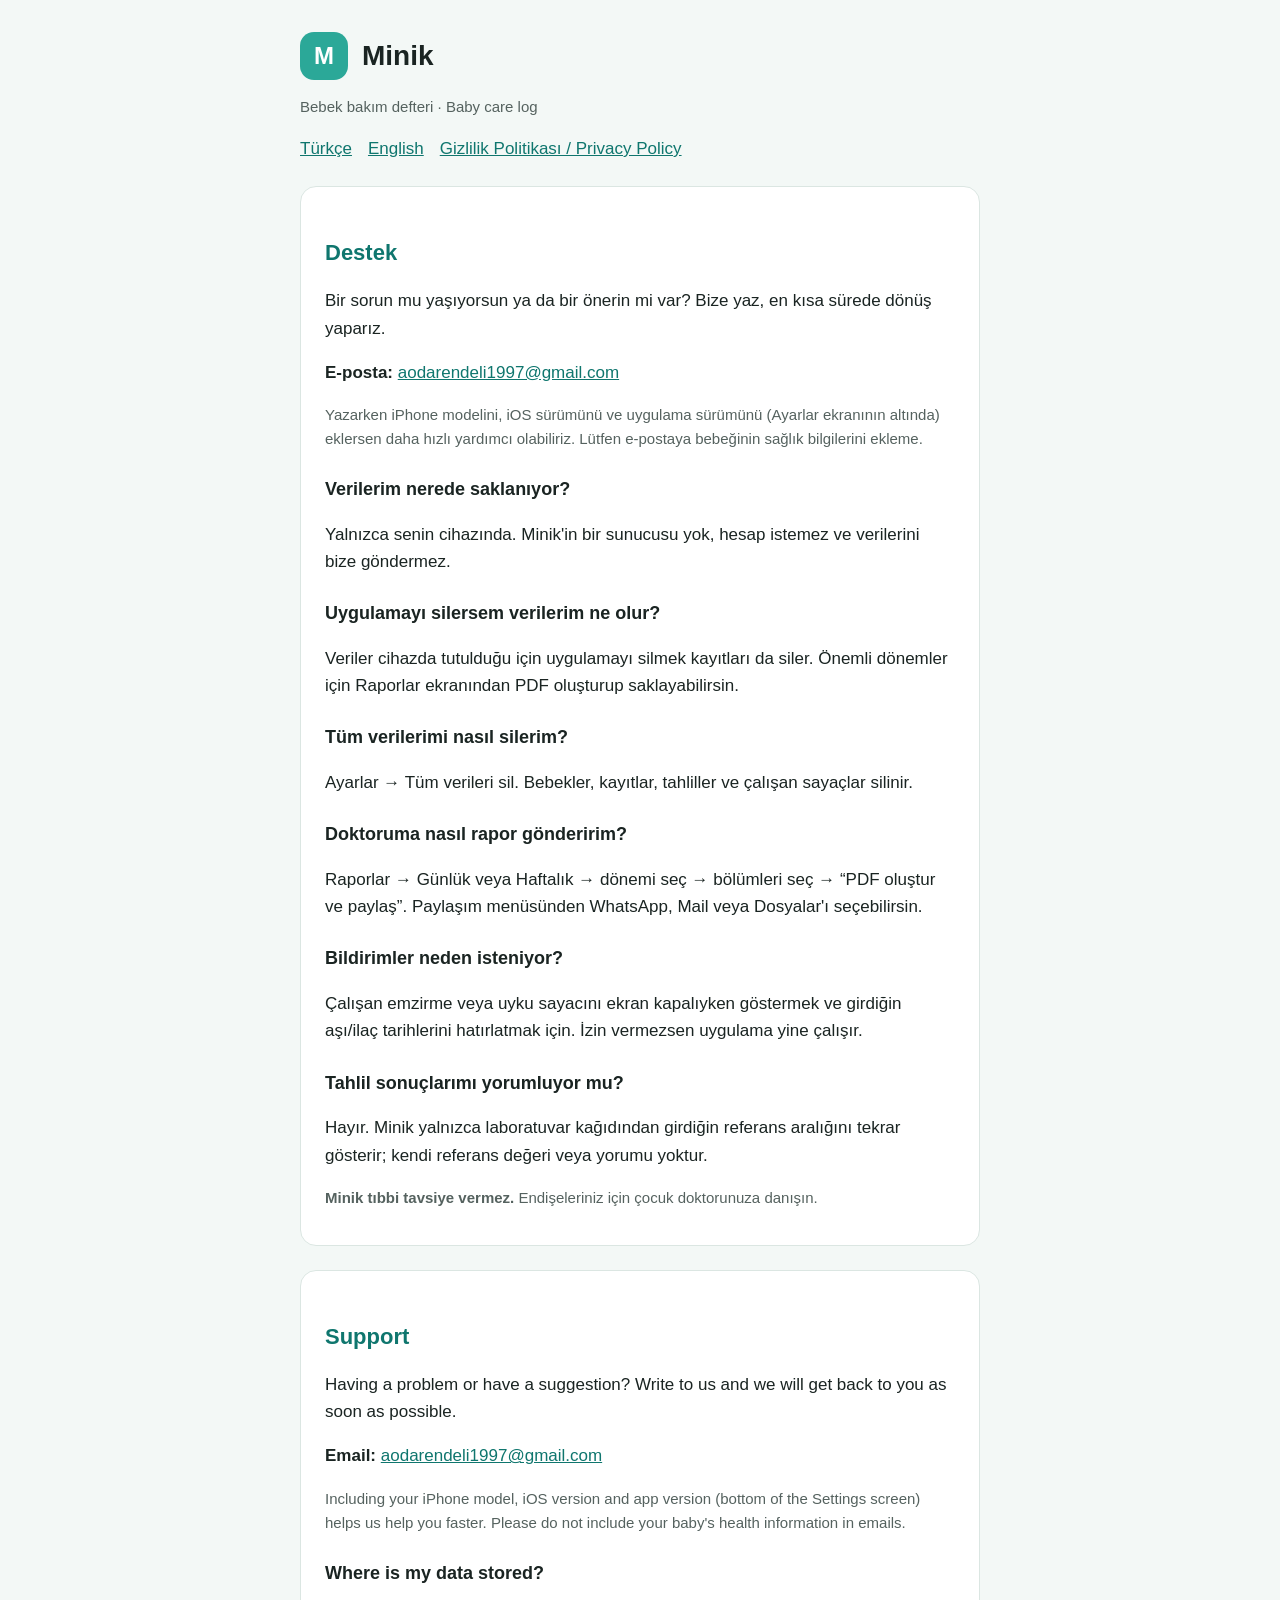
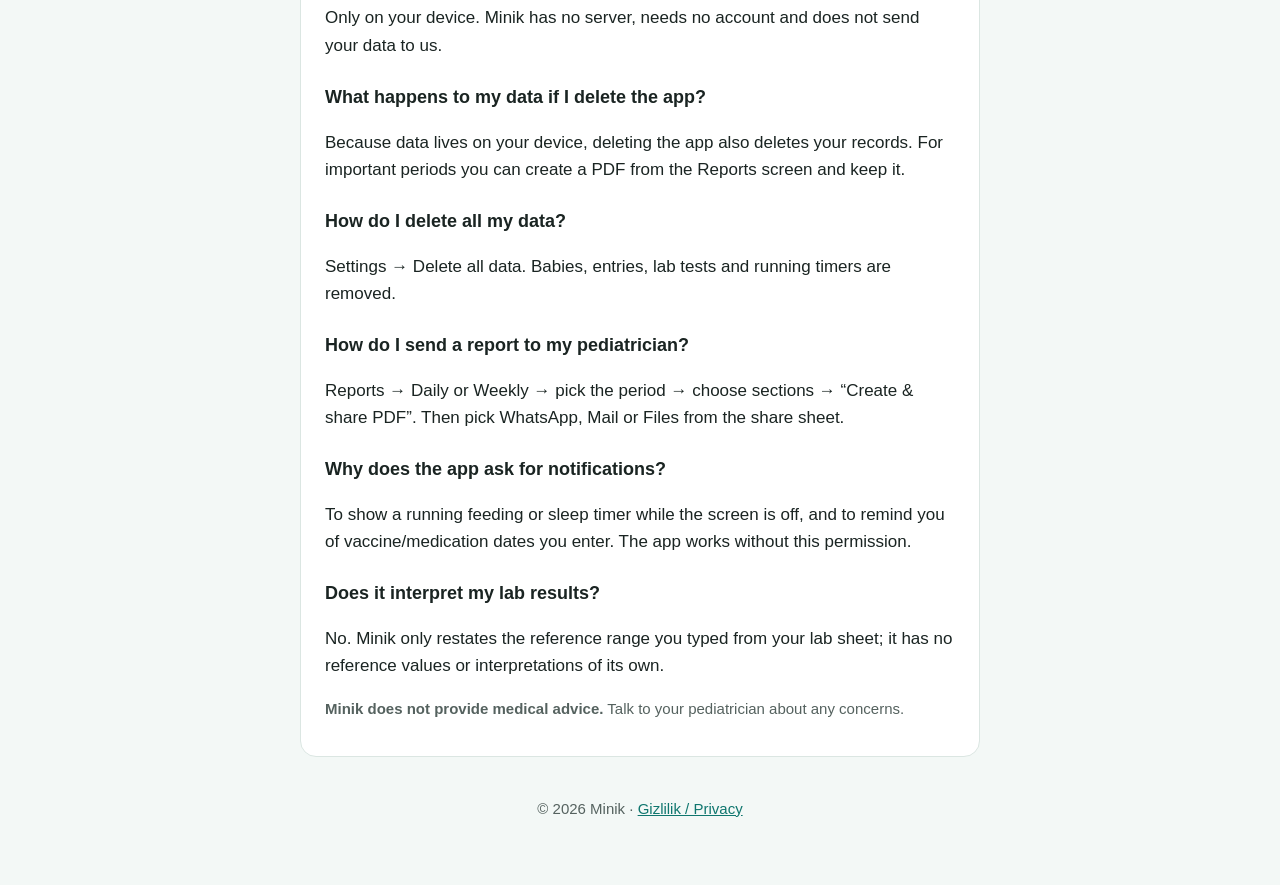
<file: index.html>
<!DOCTYPE html>
<html lang="tr">
<head>
  <meta charset="utf-8">
  <meta name="viewport" content="width=device-width, initial-scale=1">
  <title>Minik — Destek / Support</title>
  <meta name="description" content="Minik bebek bakım defteri destek sayfası. Support page for the Minik baby care log.">
  <link rel="stylesheet" href="style.css">
</head>
<body>
<main>
  <header>
    <div class="mark" aria-hidden="true">M</div>
    <h1>Minik</h1>
  </header>
  <p class="muted">Bebek bakım defteri · Baby care log</p>
  <nav>
    <a href="#tr">Türkçe</a>
    <a href="#en">English</a>
    <a href="privacy.html">Gizlilik Politikası / Privacy Policy</a>
  </nav>

  <section id="tr" lang="tr">
    <h2>Destek</h2>
    <p>Bir sorun mu yaşıyorsun ya da bir önerin mi var? Bize yaz, en kısa sürede dönüş yaparız.</p>
    <p><strong>E-posta:</strong> <a href="mailto:aodarendeli1997@gmail.com?subject=Minik%20Destek">aodarendeli1997@gmail.com</a></p>
    <p class="muted">Yazarken iPhone modelini, iOS sürümünü ve uygulama sürümünü (Ayarlar ekranının altında) eklersen daha hızlı yardımcı olabiliriz. Lütfen e-postaya bebeğinin sağlık bilgilerini ekleme.</p>

    <h3>Verilerim nerede saklanıyor?</h3>
    <p>Yalnızca senin cihazında. Minik'in bir sunucusu yok, hesap istemez ve verilerini bize göndermez.</p>

    <h3>Uygulamayı silersem verilerim ne olur?</h3>
    <p>Veriler cihazda tutulduğu için uygulamayı silmek kayıtları da siler. Önemli dönemler için Raporlar ekranından PDF oluşturup saklayabilirsin.</p>

    <h3>Tüm verilerimi nasıl silerim?</h3>
    <p>Ayarlar → Tüm verileri sil. Bebekler, kayıtlar, tahliller ve çalışan sayaçlar silinir.</p>

    <h3>Doktoruma nasıl rapor gönderirim?</h3>
    <p>Raporlar → Günlük veya Haftalık → dönemi seç → bölümleri seç → “PDF oluştur ve paylaş”. Paylaşım menüsünden WhatsApp, Mail veya Dosyalar'ı seçebilirsin.</p>

    <h3>Bildirimler neden isteniyor?</h3>
    <p>Çalışan emzirme veya uyku sayacını ekran kapalıyken göstermek ve girdiğin aşı/ilaç tarihlerini hatırlatmak için. İzin vermezsen uygulama yine çalışır.</p>

    <h3>Tahlil sonuçlarımı yorumluyor mu?</h3>
    <p>Hayır. Minik yalnızca laboratuvar kağıdından girdiğin referans aralığını tekrar gösterir; kendi referans değeri veya yorumu yoktur.</p>

    <p class="muted"><strong>Minik tıbbi tavsiye vermez.</strong> Endişeleriniz için çocuk doktorunuza danışın.</p>
  </section>

  <section id="en" lang="en">
    <h2>Support</h2>
    <p>Having a problem or have a suggestion? Write to us and we will get back to you as soon as possible.</p>
    <p><strong>Email:</strong> <a href="mailto:aodarendeli1997@gmail.com?subject=Minik%20Support">aodarendeli1997@gmail.com</a></p>
    <p class="muted">Including your iPhone model, iOS version and app version (bottom of the Settings screen) helps us help you faster. Please do not include your baby's health information in emails.</p>

    <h3>Where is my data stored?</h3>
    <p>Only on your device. Minik has no server, needs no account and does not send your data to us.</p>

    <h3>What happens to my data if I delete the app?</h3>
    <p>Because data lives on your device, deleting the app also deletes your records. For important periods you can create a PDF from the Reports screen and keep it.</p>

    <h3>How do I delete all my data?</h3>
    <p>Settings → Delete all data. Babies, entries, lab tests and running timers are removed.</p>

    <h3>How do I send a report to my pediatrician?</h3>
    <p>Reports → Daily or Weekly → pick the period → choose sections → “Create &amp; share PDF”. Then pick WhatsApp, Mail or Files from the share sheet.</p>

    <h3>Why does the app ask for notifications?</h3>
    <p>To show a running feeding or sleep timer while the screen is off, and to remind you of vaccine/medication dates you enter. The app works without this permission.</p>

    <h3>Does it interpret my lab results?</h3>
    <p>No. Minik only restates the reference range you typed from your lab sheet; it has no reference values or interpretations of its own.</p>

    <p class="muted"><strong>Minik does not provide medical advice.</strong> Talk to your pediatrician about any concerns.</p>
  </section>

  <footer class="muted">© 2026 Minik · <a href="privacy.html">Gizlilik / Privacy</a></footer>
</main>
</body>
</html>
</file>
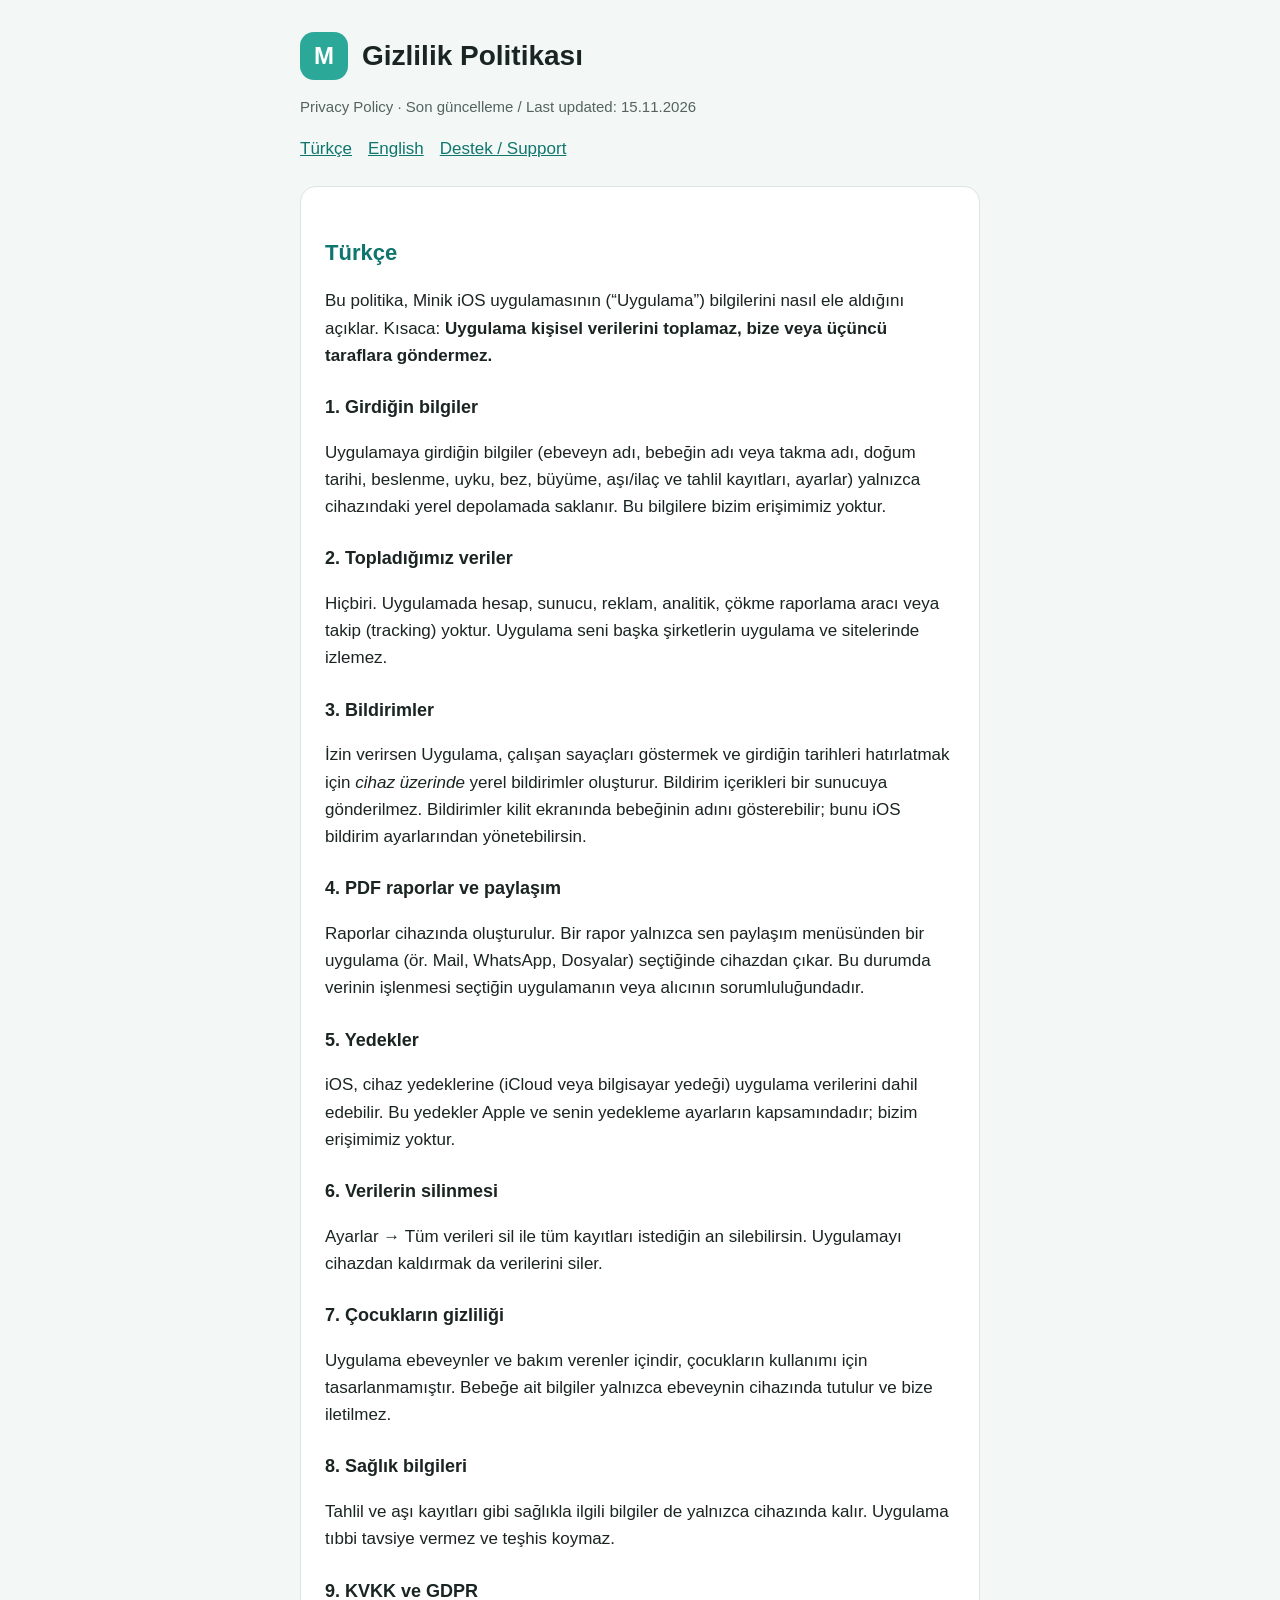
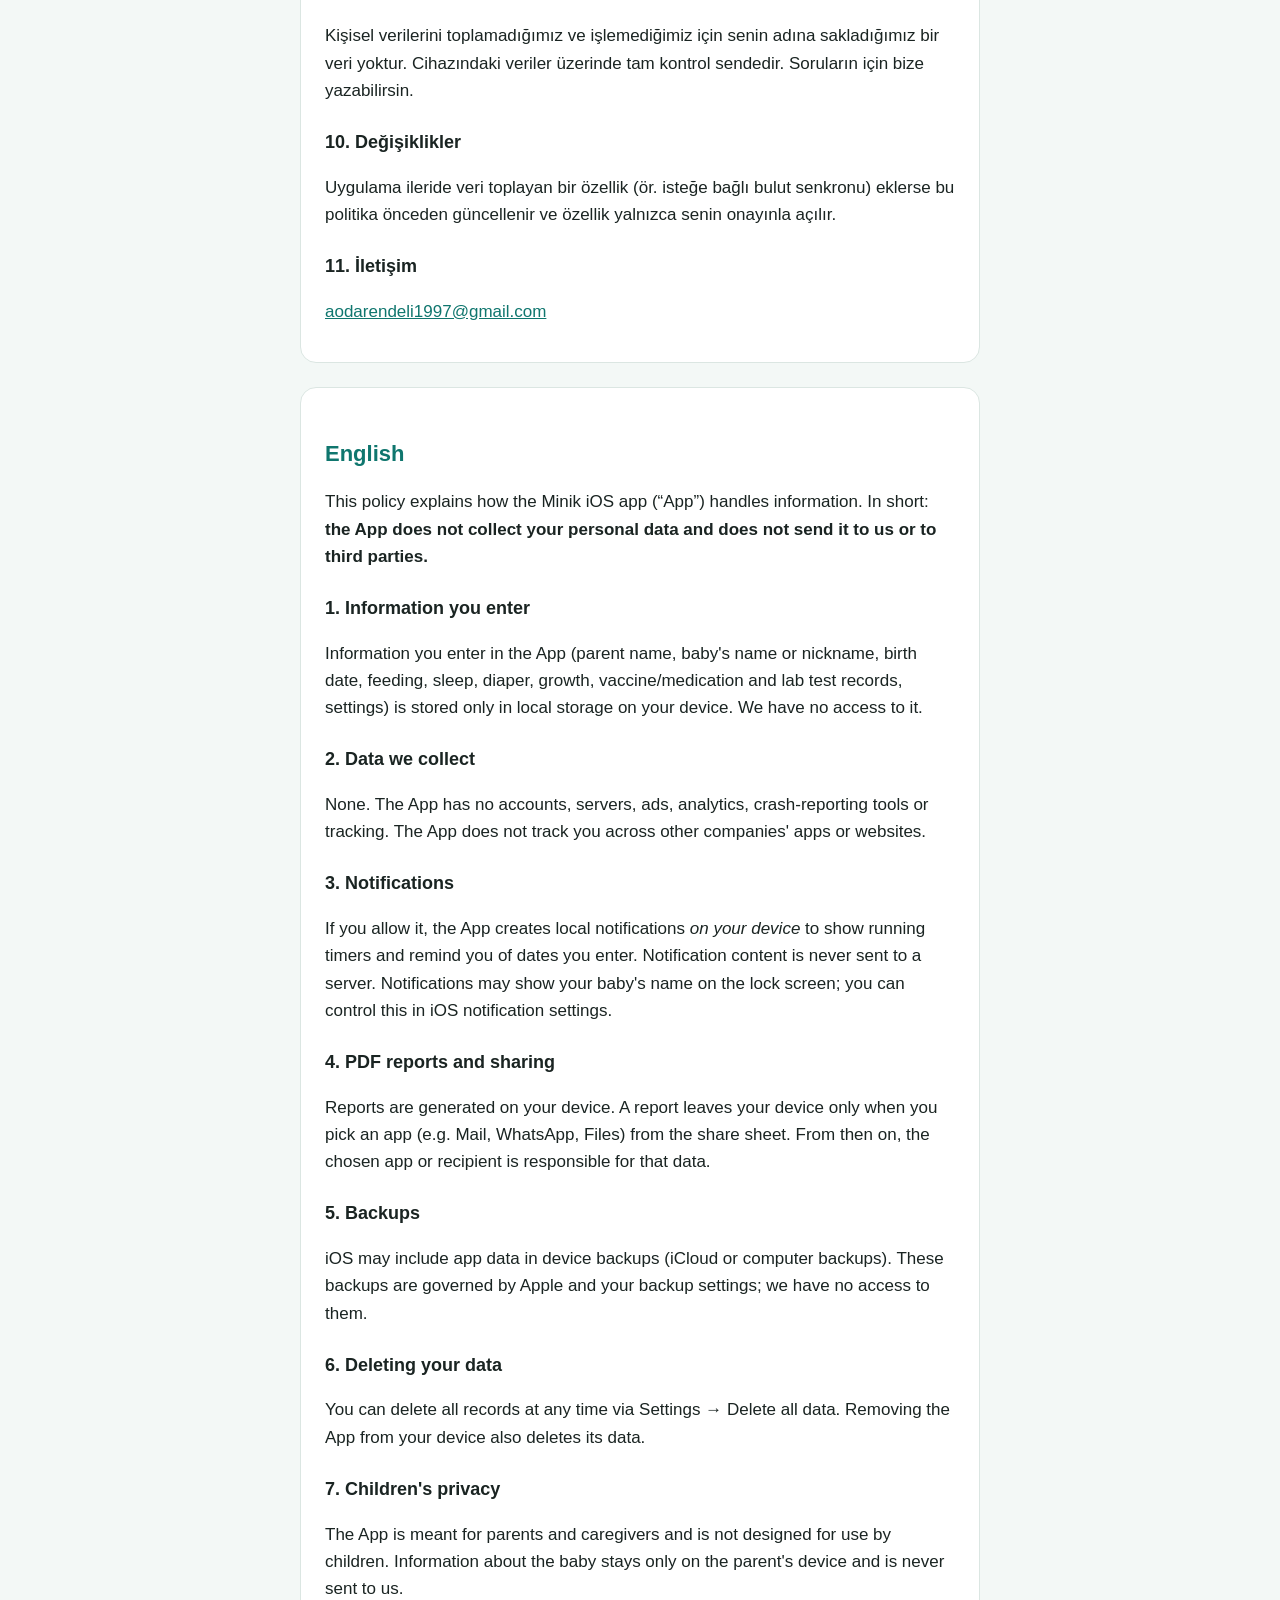
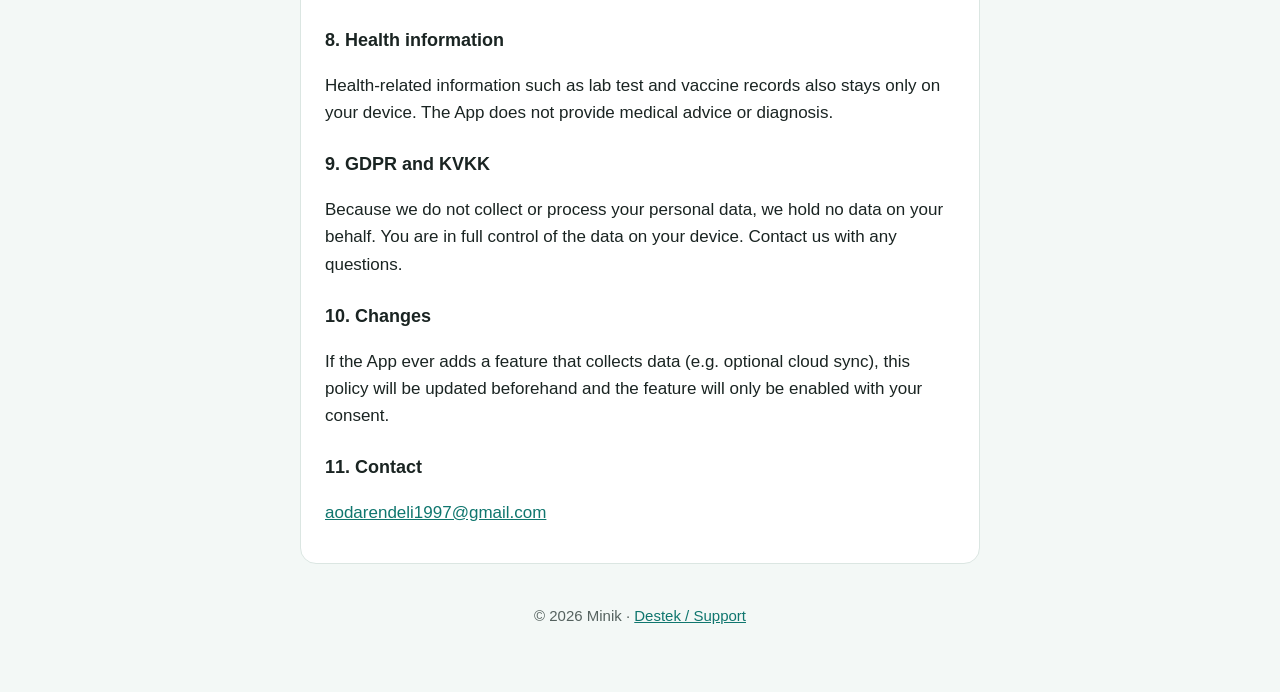
<file: privacy.html>
<!DOCTYPE html>
<html lang="tr">
<head>
  <meta charset="utf-8">
  <meta name="viewport" content="width=device-width, initial-scale=1">
  <title>Minik — Gizlilik Politikası / Privacy Policy</title>
  <meta name="description" content="Minik gizlilik politikası. Minik privacy policy.">
  <link rel="stylesheet" href="style.css">
</head>
<body>
<main>
  <header>
    <div class="mark" aria-hidden="true">M</div>
    <h1>Gizlilik Politikası</h1>
  </header>
  <p class="muted">Privacy Policy · Son güncelleme / Last updated: 15.11.2026</p>
  <nav>
    <a href="#tr">Türkçe</a>
    <a href="#en">English</a>
    <a href="index.html">Destek / Support</a>
  </nav>

  <section id="tr" lang="tr">
    <h2>Türkçe</h2>
    <p>Bu politika, Minik iOS uygulamasının (“Uygulama”) bilgilerini nasıl ele aldığını açıklar. Kısaca: <strong>Uygulama kişisel verilerini toplamaz, bize veya üçüncü taraflara göndermez.</strong></p>

    <h3>1. Girdiğin bilgiler</h3>
    <p>Uygulamaya girdiğin bilgiler (ebeveyn adı, bebeğin adı veya takma adı, doğum tarihi, beslenme, uyku, bez, büyüme, aşı/ilaç ve tahlil kayıtları, ayarlar) yalnızca cihazındaki yerel depolamada saklanır. Bu bilgilere bizim erişimimiz yoktur.</p>

    <h3>2. Topladığımız veriler</h3>
    <p>Hiçbiri. Uygulamada hesap, sunucu, reklam, analitik, çökme raporlama aracı veya takip (tracking) yoktur. Uygulama seni başka şirketlerin uygulama ve sitelerinde izlemez.</p>

    <h3>3. Bildirimler</h3>
    <p>İzin verirsen Uygulama, çalışan sayaçları göstermek ve girdiğin tarihleri hatırlatmak için <em>cihaz üzerinde</em> yerel bildirimler oluşturur. Bildirim içerikleri bir sunucuya gönderilmez. Bildirimler kilit ekranında bebeğinin adını gösterebilir; bunu iOS bildirim ayarlarından yönetebilirsin.</p>

    <h3>4. PDF raporlar ve paylaşım</h3>
    <p>Raporlar cihazında oluşturulur. Bir rapor yalnızca sen paylaşım menüsünden bir uygulama (ör. Mail, WhatsApp, Dosyalar) seçtiğinde cihazdan çıkar. Bu durumda verinin işlenmesi seçtiğin uygulamanın veya alıcının sorumluluğundadır.</p>

    <h3>5. Yedekler</h3>
    <p>iOS, cihaz yedeklerine (iCloud veya bilgisayar yedeği) uygulama verilerini dahil edebilir. Bu yedekler Apple ve senin yedekleme ayarların kapsamındadır; bizim erişimimiz yoktur.</p>

    <h3>6. Verilerin silinmesi</h3>
    <p>Ayarlar → Tüm verileri sil ile tüm kayıtları istediğin an silebilirsin. Uygulamayı cihazdan kaldırmak da verilerini siler.</p>

    <h3>7. Çocukların gizliliği</h3>
    <p>Uygulama ebeveynler ve bakım verenler içindir, çocukların kullanımı için tasarlanmamıştır. Bebeğe ait bilgiler yalnızca ebeveynin cihazında tutulur ve bize iletilmez.</p>

    <h3>8. Sağlık bilgileri</h3>
    <p>Tahlil ve aşı kayıtları gibi sağlıkla ilgili bilgiler de yalnızca cihazında kalır. Uygulama tıbbi tavsiye vermez ve teşhis koymaz.</p>

    <h3>9. KVKK ve GDPR</h3>
    <p>Kişisel verilerini toplamadığımız ve işlemediğimiz için senin adına sakladığımız bir veri yoktur. Cihazındaki veriler üzerinde tam kontrol sendedir. Soruların için bize yazabilirsin.</p>

    <h3>10. Değişiklikler</h3>
    <p>Uygulama ileride veri toplayan bir özellik (ör. isteğe bağlı bulut senkronu) eklerse bu politika önceden güncellenir ve özellik yalnızca senin onayınla açılır.</p>

    <h3>11. İletişim</h3>
    <p><a href="mailto:aodarendeli1997@gmail.com?subject=Minik%20Gizlilik">aodarendeli1997@gmail.com</a></p>
  </section>

  <section id="en" lang="en">
    <h2>English</h2>
    <p>This policy explains how the Minik iOS app (“App”) handles information. In short: <strong>the App does not collect your personal data and does not send it to us or to third parties.</strong></p>

    <h3>1. Information you enter</h3>
    <p>Information you enter in the App (parent name, baby's name or nickname, birth date, feeding, sleep, diaper, growth, vaccine/medication and lab test records, settings) is stored only in local storage on your device. We have no access to it.</p>

    <h3>2. Data we collect</h3>
    <p>None. The App has no accounts, servers, ads, analytics, crash-reporting tools or tracking. The App does not track you across other companies' apps or websites.</p>

    <h3>3. Notifications</h3>
    <p>If you allow it, the App creates local notifications <em>on your device</em> to show running timers and remind you of dates you enter. Notification content is never sent to a server. Notifications may show your baby's name on the lock screen; you can control this in iOS notification settings.</p>

    <h3>4. PDF reports and sharing</h3>
    <p>Reports are generated on your device. A report leaves your device only when you pick an app (e.g. Mail, WhatsApp, Files) from the share sheet. From then on, the chosen app or recipient is responsible for that data.</p>

    <h3>5. Backups</h3>
    <p>iOS may include app data in device backups (iCloud or computer backups). These backups are governed by Apple and your backup settings; we have no access to them.</p>

    <h3>6. Deleting your data</h3>
    <p>You can delete all records at any time via Settings → Delete all data. Removing the App from your device also deletes its data.</p>

    <h3>7. Children's privacy</h3>
    <p>The App is meant for parents and caregivers and is not designed for use by children. Information about the baby stays only on the parent's device and is never sent to us.</p>

    <h3>8. Health information</h3>
    <p>Health-related information such as lab test and vaccine records also stays only on your device. The App does not provide medical advice or diagnosis.</p>

    <h3>9. GDPR and KVKK</h3>
    <p>Because we do not collect or process your personal data, we hold no data on your behalf. You are in full control of the data on your device. Contact us with any questions.</p>

    <h3>10. Changes</h3>
    <p>If the App ever adds a feature that collects data (e.g. optional cloud sync), this policy will be updated beforehand and the feature will only be enabled with your consent.</p>

    <h3>11. Contact</h3>
    <p><a href="mailto:aodarendeli1997@gmail.com?subject=Minik%20Privacy">aodarendeli1997@gmail.com</a></p>
  </section>

  <footer class="muted">© 2026 Minik · <a href="index.html">Destek / Support</a></footer>
</main>
</body>
</html>
</file>
<file: style.css>
:root {
  --bg: #f3f8f6;
  --card: #ffffff;
  --text: #1a2422;
  --muted: #55625f;
  --brand: #0f766e;
  --line: #dbe6e2;
  color-scheme: light dark;
}
@media (prefers-color-scheme: dark) {
  :root {
    --bg: #0f1413;
    --card: #182120;
    --text: #e6eeec;
    --muted: #9fb0ac;
    --brand: #5fd3c2;
    --line: #26322f;
  }
}
* { box-sizing: border-box; }
body {
  margin: 0;
  font: 17px/1.6 -apple-system, BlinkMacSystemFont, "Segoe UI", Roboto, sans-serif;
  background: var(--bg);
  color: var(--text);
}
main { max-width: 720px; margin: 0 auto; padding: 32px 20px 64px; }
header { display: flex; align-items: center; gap: 14px; margin-bottom: 8px; }
.mark {
  width: 48px; height: 48px; border-radius: 14px; background: #2ba898;
  display: grid; place-items: center; color: #fff; font-weight: 700; font-size: 24px;
}
h1 { margin: 0; font-size: 28px; }
h2 { margin: 40px 0 8px; font-size: 22px; color: var(--brand); }
h3 { margin: 24px 0 4px; font-size: 18px; }
p, li { color: var(--text); }
.muted { color: var(--muted); font-size: 15px; }
nav { display: flex; gap: 16px; flex-wrap: wrap; margin: 16px 0 8px; }
a { color: var(--brand); }
section {
  background: var(--card); border: 1px solid var(--line); border-radius: 16px;
  padding: 8px 24px 20px; margin-top: 24px;
}
footer { margin-top: 40px; text-align: center; }
</file>
